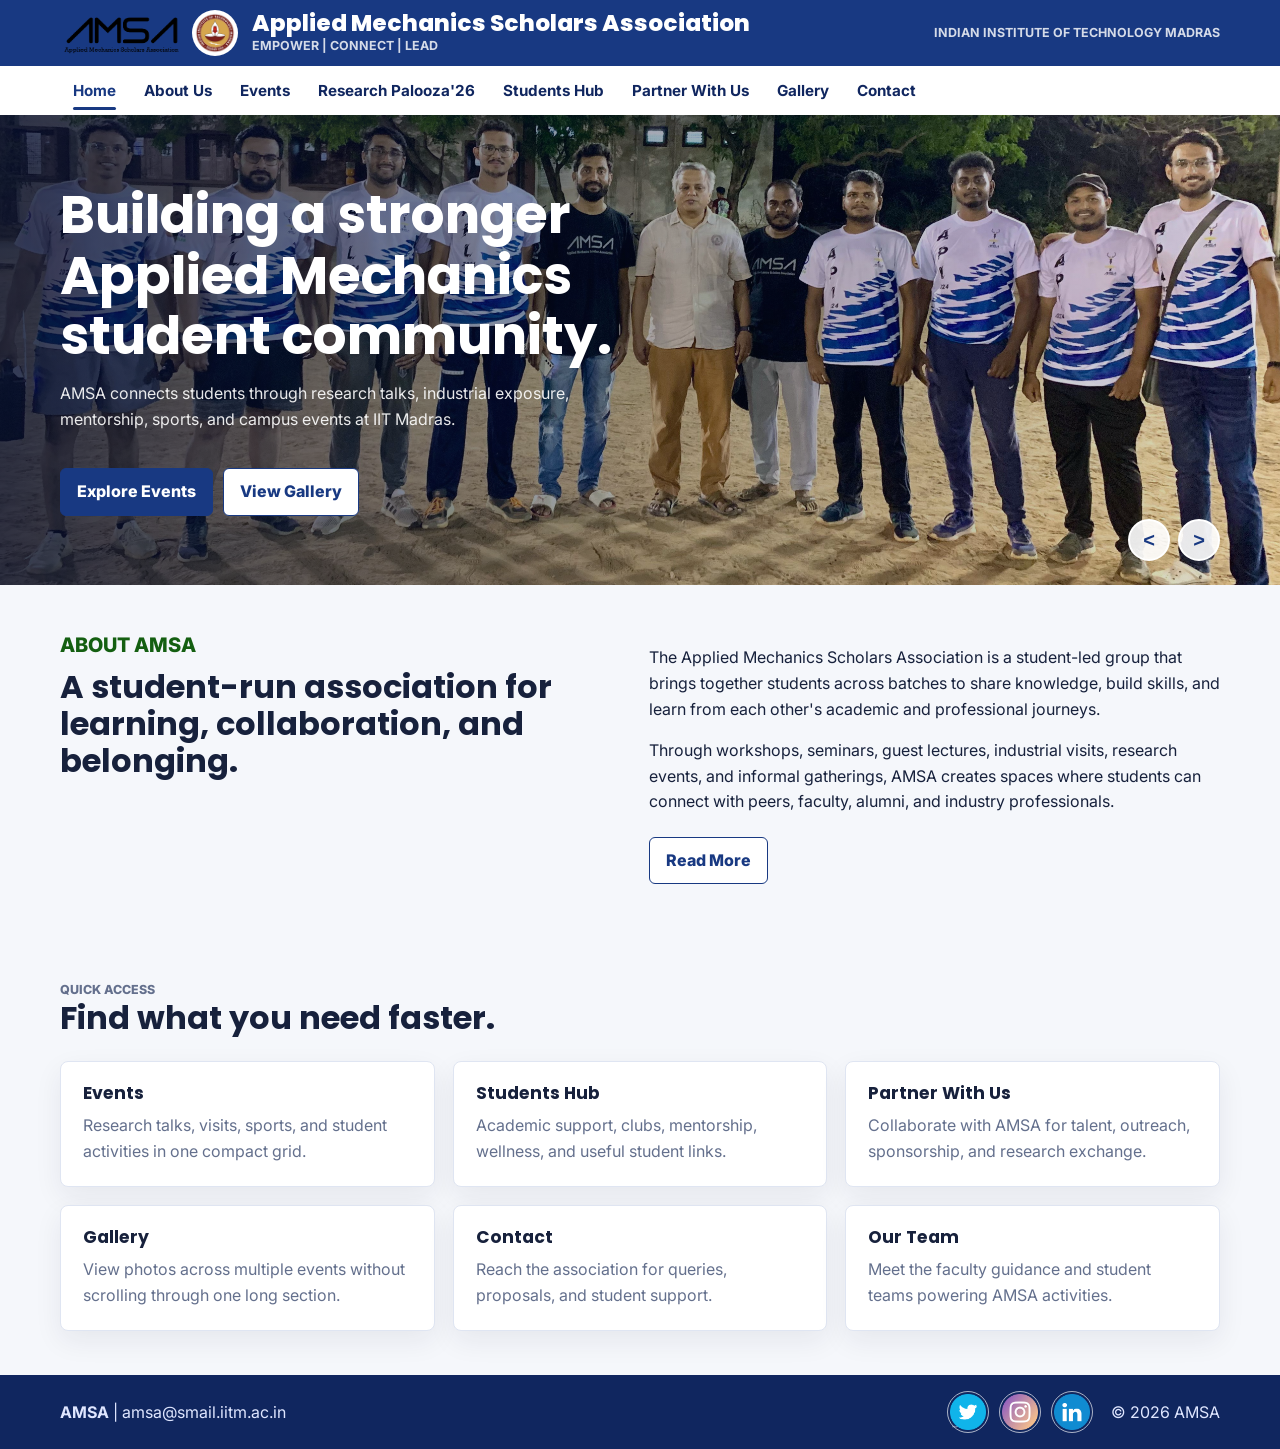
<file: index.html>
<!doctype html>
<html lang="en">
<head>
  <meta charset="utf-8">
  <meta name="viewport" content="width=device-width, initial-scale=1">
  <title>Home | AMSA</title>
  <link rel="preconnect" href="https://fonts.googleapis.com">
  <link rel="preconnect" href="https://fonts.gstatic.com" crossorigin>
  <link href="https://fonts.googleapis.com/css2?family=Poppins:wght@600;700;800&family=Inter:wght@400;500;600;700;800&display=swap" rel="stylesheet">
  <link rel="stylesheet" href="styles.css">
</head>
<body data-page="home">
  <header class="site-header">
    <div class="topbar">
      <div class="topbar-inner">
        <a class="logo-pair" href="index.html" aria-label="AMSA home">
          <img src="images/AMSA_logo.png" alt="AMSA logo">
          <img src="images/iitmlogo.jpeg" alt="IIT Madras logo">
        </a>
        <div>
          <div class="brand-title">Applied Mechanics Scholars Association</div>
          <div class="brand-subtitle">Empower | Connect | Lead</div>
        </div>
        <a class="institute-link" href="https://www.iitm.ac.in/">Indian Institute of Technology Madras</a>
      </div>
    </div>
    <nav class="nav-inner" aria-label="Primary navigation">
      <button class="nav-toggle" type="button" aria-expanded="false" aria-label="Open navigation">Menu</button>
      <ul class="nav-menu">
        <li><a data-page="home" href="index.html">Home</a></li>
        <li><a data-page="about" href="about.html">About Us</a></li>
        <li><a data-page="events" href="events.html">Events</a></li>
        <li><a data-page="RP" href="RP.html">Research Palooza'26</a></li>
        <li><a data-page="students" href="students-hub.html">Students Hub</a></li>
        <li><a data-page="partner" href="partner.html">Partner With Us</a></li>
        <li><a data-page="gallery" href="gallery.html">Gallery</a></li>
        <li><a data-page="contact" href="contact.html">Contact</a></li>
      </ul>
    </nav>
  </header>

  <main>
    <section class="hero-home" aria-label="Featured AMSA activities">
      <div class="slide is-active"><img src="slideshow/carous_APL.jpg" alt="AMSA Premier League"></div>
      <div class="slide"><img src="images/Research Palooza 25/IMG_01.jpg" alt="AMSA Research Palooza"></div>
      <div class="slide"><img src="slideshow/ISRO_CY3_1.jpg" alt="ISRO visit"></div>
      <div class="slide"><img src="images/Industrial_visit_11_08_2023/Img_1.jpg" alt="Ashok Leyland visit"></div>
      <div class="home-copy">
        <!-- <p class="eyebrow">Research Palooza '26</p> -->
        <h1>Building a stronger Applied Mechanics student community.</h1>
        <p>AMSA connects students through research talks, industrial exposure, mentorship, sports, and campus events at IIT Madras.</p>
        <div class="button-row">
          <a class="btn" href="events.html">Explore Events</a>
          <a class="btn secondary" href="gallery.html">View Gallery</a>
        </div>
      </div>
      <div class="slider-controls">
        <button class="icon-btn" type="button" data-slide="prev" aria-label="Previous slide">&lt;</button>
        <button class="icon-btn" type="button" data-slide="next" aria-label="Next slide">&gt;</button>
      </div>
    </section>

    <section class="section">
      <div class="container grid two">
        <div>
          <p class="S1">About AMSA</p>
          <h2>A student-run association for learning, collaboration, and belonging.</h2>
        </div>
        <div>
          <p>The Applied Mechanics Scholars Association is a student-led group that brings together students across batches to share knowledge, build skills, and learn from each other's academic and professional journeys.</p>
          <p>Through workshops, seminars, guest lectures, industrial visits, research events, and informal gatherings, AMSA creates spaces where students can connect with peers, faculty, alumni, and industry professionals.</p>
          <div class="button-row">
            <a class="btn secondary" href="about.html">Read More</a>
          </div>
        </div>
      </div>
    </section>

    <section class="section">
      <div class="container">
        <div class="section-head">
          <div>
            <p class="eyebrow">Quick Access</p>
            <h2>Find what you need faster.</h2>
          </div>
        </div>
        <div class="grid quick-grid">
          <a class="card" href="events.html"><h3>Events</h3><p>Research talks, visits, sports, and student activities in one compact grid.</p></a>
          <a class="card" href="students-hub.html"><h3>Students Hub</h3><p>Academic support, clubs, mentorship, wellness, and useful student links.</p></a>
          <a class="card" href="partner.html"><h3>Partner With Us</h3><p>Collaborate with AMSA for talent, outreach, sponsorship, and research exchange.</p></a>
          <a class="card" href="gallery.html"><h3>Gallery</h3><p>View photos across multiple events without scrolling through one long section.</p></a>
          <a class="card" href="contact.html"><h3>Contact</h3><p>Reach the association for queries, proposals, and student support.</p></a>
          <a class="card" href="about.html"><h3>Our Team</h3><p>Meet the faculty guidance and student teams powering AMSA activities.</p></a>
        </div>
      </div>
    </section>
  </main>

  <footer class="site-footer">
    <div class="container footer-inner">
      <p><strong>AMSA</strong> | amsa@smail.iitm.ac.in</p>
      <div class="footer-socials">
      <a class="social-icon" href="https://x.com/AMSA_IITM" target="_blank" rel="noopener" aria-label="Twitter">
        <img src="icons/twitter4.jpeg" alt="">
      </a>

      <a class="social-icon" href="https://www.instagram.com/amsa_iitm/" target="_blank" rel="noopener" aria-label="Instagram">
        <img src="icons/insta2" alt="">
      </a>

      <a class="social-icon" href="https://in.linkedin.com/company/applied-mechanics-biomedical-engineering" target="_blank" rel="noopener" aria-label="LinkedIn">
        <img src="icons/link2" alt="">
      </a>
      </div>
      <p>&copy; 2026 AMSA</p>
    </div>
  </footer>
  <script src="site.js"></script>
</body>
</html>
</file>
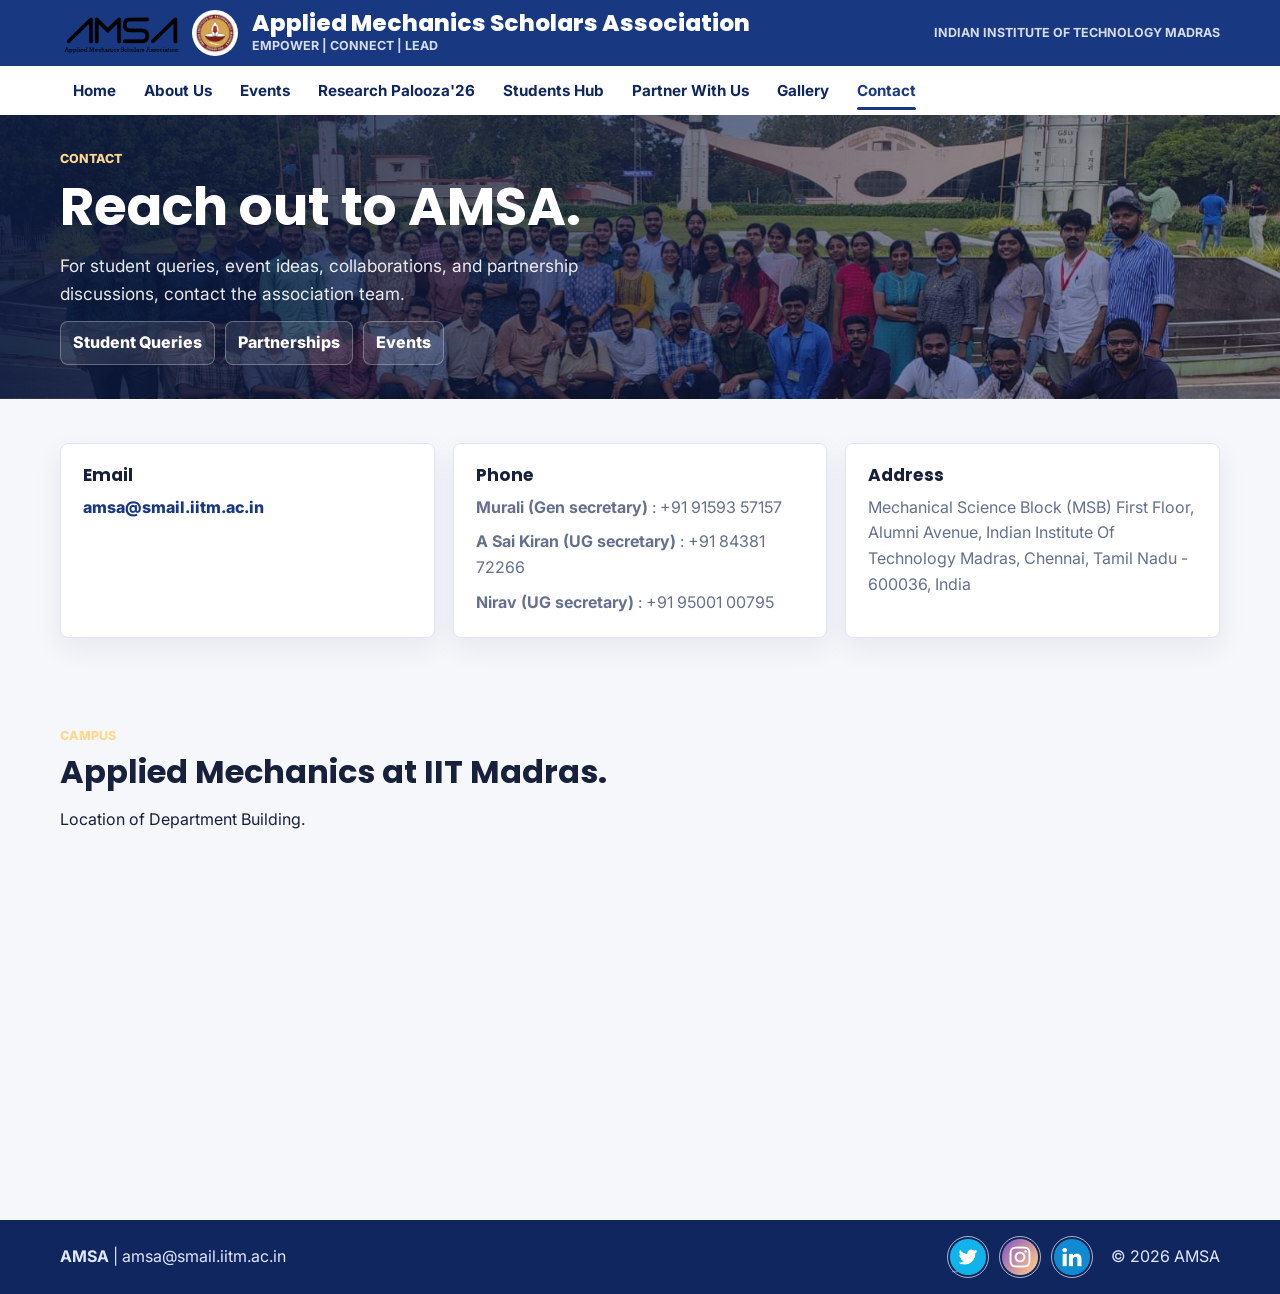
<file: contact.html>
<!doctype html>
<html lang="en">
<head>
  <meta charset="utf-8">
  <meta name="viewport" content="width=device-width, initial-scale=1">
  <title>Contact | AMSA</title>
  <link rel="preconnect" href="https://fonts.googleapis.com">
  <link rel="preconnect" href="https://fonts.gstatic.com" crossorigin>
  <link href="https://fonts.googleapis.com/css2?family=Poppins:wght@600;700;800&family=Inter:wght@400;500;600;700;800&display=swap" rel="stylesheet">
  <link rel="stylesheet" href="styles.css">
</head>
<body data-page="contact">
  <header class="site-header">
    <div class="topbar"><div class="topbar-inner"><a class="logo-pair" href="index.html"><img src="images/AMSA_logo.png" alt="AMSA logo"><img src="images/iitmlogo.jpeg" alt="IIT Madras logo"></a><div><div class="brand-title">Applied Mechanics Scholars Association</div><div class="brand-subtitle">Empower | Connect | Lead</div></div><a class="institute-link" href="https://www.iitm.ac.in/">Indian Institute of Technology Madras</a></div></div>
    <nav class="nav-inner" aria-label="Primary navigation"><button class="nav-toggle" type="button" aria-expanded="false" aria-label="Open navigation">Menu</button><ul class="nav-menu"><li><a data-page="home" href="index.html">Home</a></li><li><a data-page="about" href="about.html">About Us</a></li><li><a data-page="events" href="events.html">Events</a></li><li><a data-page="RP" href="RP.html">Research Palooza'26</a></li><li><a data-page="students" href="students-hub.html">Students Hub</a></li><li><a data-page="partner" href="partner.html">Partner With Us</a></li><li><a data-page="gallery" href="gallery.html">Gallery</a></li><li><a data-page="contact" href="contact.html">Contact</a></li></ul></nav>
  </header>
  <main>
    <section class="banner" style="--banner-image: url(slideshow/ISRO_CY3_1.jpg) ;">
      <div class="container">
        <div><p class="eyebrow">Contact</p><h1>Reach out to AMSA.</h1></div>
        <p class="lead">For student queries, event ideas, collaborations, and partnership discussions, contact the association team.</p>
        <div class="banner-stats"><span class="stat">Student Queries</span><span class="stat">Partnerships</span><span class="stat">Events</span></div>
      </div>
    </section>
    <section class="section">
      <div class="container grid contact-grid">
        <div class="card contact-panel"><h3>Email</h3><p><a href="mailto:amsa@smail.iitm.ac.in">amsa@smail.iitm.ac.in</a></p></div>
        <div class="card contact-panel"><h3>Phone</h3><p><b>Murali (Gen secretary)</b> : +91 91593 57157</p><p><b>A Sai Kiran (UG secretary)</b> : +91 84381 72266</p><p><b>Nirav (UG secretary)</b> : +91 95001 00795</p></div>
        <div class="card contact-panel"><h3>Address</h3><p>Mechanical Science Block (MSB) First Floor, Alumni Avenue, Indian Institute Of Technology Madras, Chennai, Tamil Nadu - 600036, India</p></div>
      </div>
    </section>
    <section class="section">
      <div class="container grid two">
        <div><p class="eyebrow">Campus</p><h2>Applied Mechanics at IIT Madras.</h2><p>Location of Department Building.</p></div>
        <div class="mini-map">
         <iframe src="https://www.google.com/maps/embed?pb=!1m18!1m12!1m3!1d15313729.262075553!2d65.92389502891919!3d20.436281918165243!2m3!1f0!2f0!3f0!3m2!1i1024!2i768!4f13.1!3m3!1m2!1s0x3a52677e5de7aa4d%3A0xc17d2a5cbc4c94b9!2sDepartment%20of%20Applied%20Mechanics%20and%20Biomedical%20Engineering!5e0!3m2!1sen!2sin!4v1782818960813!5m2!1sen!2sin" width="600" height="450" style="border:0;" allowfullscreen="" loading="lazy" referrerpolicy="strict-origin-when-cross-origin"></iframe>
      </div>
      </div>
    </section>
  </main>
  <footer class="site-footer">
    <div class="container footer-inner">
      <p><strong>AMSA</strong> | amsa@smail.iitm.ac.in</p>
      <div class="footer-socials">
      <a class="social-icon" href="https://x.com/AMSA_IITM" target="_blank" rel="noopener" aria-label="Twitter">
        <img src="icons/twitter4.jpeg" alt="">
      </a>

      <a class="social-icon" href="https://www.instagram.com/amsa_iitm/" target="_blank" rel="noopener" aria-label="Instagram">
        <img src="icons/insta2" alt="">
      </a>

      <a class="social-icon" href="https://in.linkedin.com/company/applied-mechanics-biomedical-engineering" target="_blank" rel="noopener" aria-label="LinkedIn">
        <img src="icons/link2" alt="">
      </a>
      </div>
      <p>&copy; 2026 AMSA</p>
    </div>
  </footer>
  <script src="site.js"></script>
</body>
</html>
</file>
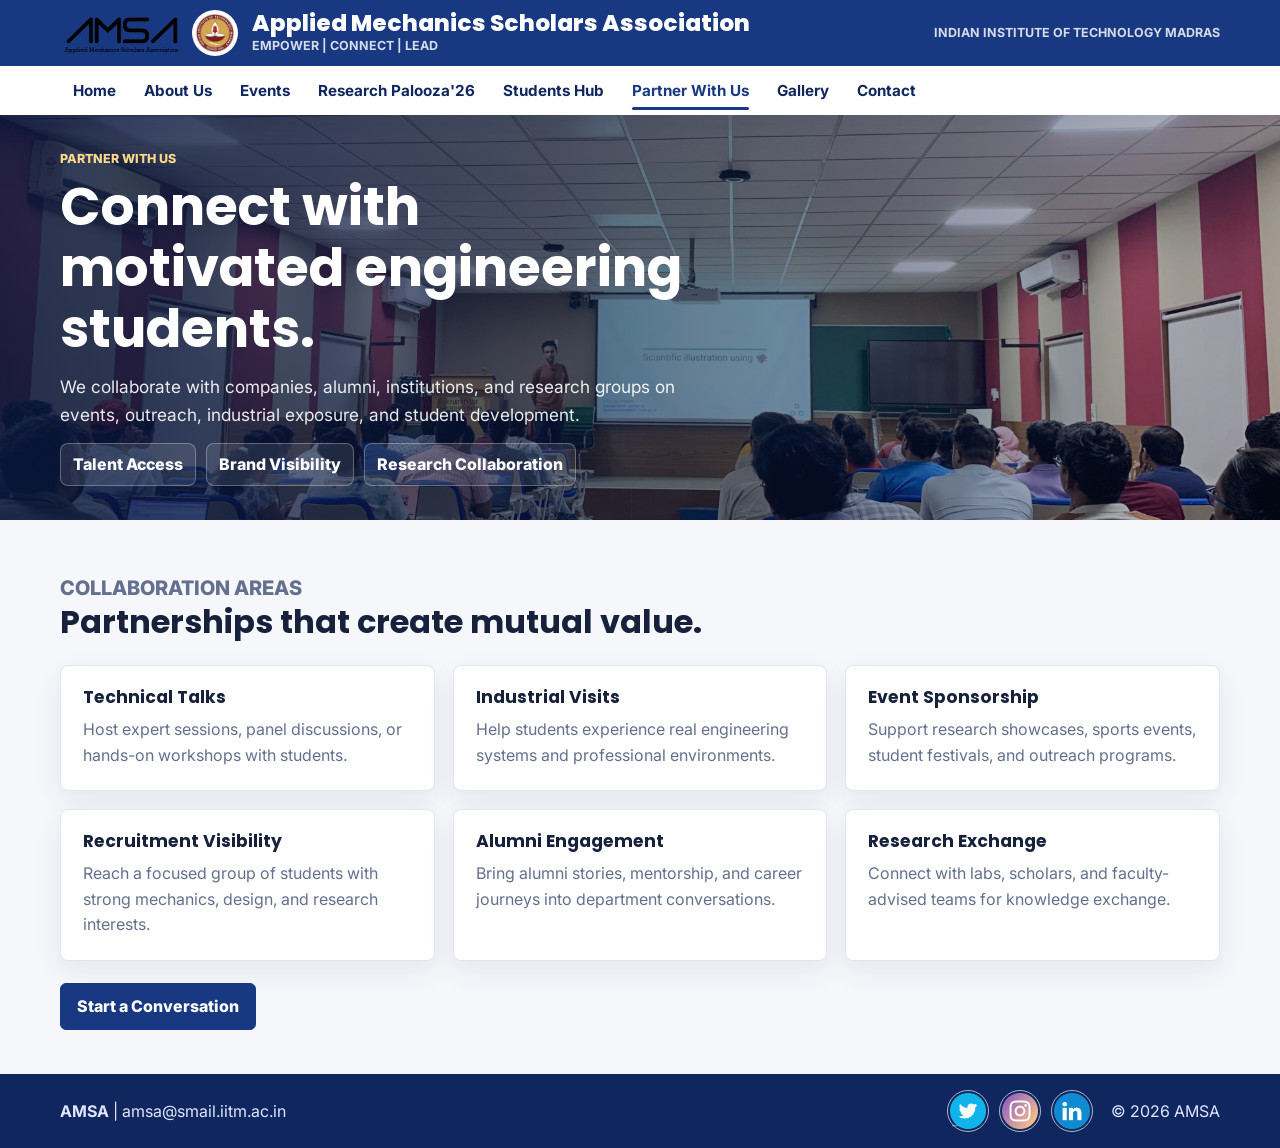
<file: partner.html>
<!doctype html>
<html lang="en">
<head>
  <meta charset="utf-8">
  <meta name="viewport" content="width=device-width, initial-scale=1">
  <title>Partner With Us | AMSA</title>
  <link rel="preconnect" href="https://fonts.googleapis.com">
  <link rel="preconnect" href="https://fonts.gstatic.com" crossorigin>
  <link href="https://fonts.googleapis.com/css2?family=Poppins:wght@600;700;800&family=Inter:wght@400;500;600;700;800&display=swap" rel="stylesheet">
  <link rel="stylesheet" href="styles.css">
</head>
<body data-page="partner">
  <header class="site-header">
    <div class="topbar"><div class="topbar-inner"><a class="logo-pair" href="index.html"><img src="images/AMSA_logo.png" alt="AMSA logo"><img src="images/iitmlogo.jpeg" alt="IIT Madras logo"></a><div><div class="brand-title">Applied Mechanics Scholars Association</div><div class="brand-subtitle">Empower | Connect | Lead</div></div><a class="institute-link" href="https://www.iitm.ac.in/">Indian Institute of Technology Madras</a></div></div>
    <nav class="nav-inner" aria-label="Primary navigation"><button class="nav-toggle" type="button" aria-expanded="false" aria-label="Open navigation">Menu</button><ul class="nav-menu"><li><a data-page="home" href="index.html">Home</a></li><li><a data-page="about" href="about.html">About Us</a></li><li><a data-page="events" href="events.html">Events</a></li><li><a data-page="RP" href="RP.html">Research Palooza'26</a></li><li><a data-page="students" href="students-hub.html">Students Hub</a></li><li><a data-page="partner" href="partner.html">Partner With Us</a></li><li><a data-page="gallery" href="gallery.html">Gallery</a></li><li><a data-page="contact" href="contact.html">Contact</a></li></ul></nav>
  </header>
  <main>
    <section class="banner" style="--banner-image: url('images/AMBE_Workshop/02.jpg');">
      <div class="container">
        <div><p class="eyebrow">Partner With Us</p><h1>Connect with motivated engineering students.</h1></div>
        <p class="lead">We collaborate with companies, alumni, institutions, and research groups on events, outreach, industrial exposure, and student development.</p>
        <div class="banner-stats"><span class="stat">Talent Access</span><span class="stat">Brand Visibility</span><span class="stat">Research Collaboration</span></div>
      </div>
    </section>
    <section class="section">
      <div class="container">
        <div class="section-head"><div><p class="S1">Collaboration Areas</p><h2>Partnerships that create mutual value.</h2></div></div>
        <div class="grid partner-grid">
          <div class="card"><h3>Technical Talks</h3><p>Host expert sessions, panel discussions, or hands-on workshops with students.</p></div>
          <div class="card"><h3>Industrial Visits</h3><p>Help students experience real engineering systems and professional environments.</p></div>
          <div class="card"><h3>Event Sponsorship</h3><p>Support research showcases, sports events, student festivals, and outreach programs.</p></div>
          <div class="card"><h3>Recruitment Visibility</h3><p>Reach a focused group of students with strong mechanics, design, and research interests.</p></div>
          <div class="card"><h3>Alumni Engagement</h3><p>Bring alumni stories, mentorship, and career journeys into department conversations.</p></div>
          <div class="card"><h3>Research Exchange</h3><p>Connect with labs, scholars, and faculty-advised teams for knowledge exchange.</p></div>
        </div>
        <div class="button-row"><a class="btn" href="contact.html">Start a Conversation</a></div>
      </div>
    </section>
  </main>
  <footer class="site-footer">
    <div class="container footer-inner">
      <p><strong>AMSA</strong> | amsa@smail.iitm.ac.in</p>
      <div class="footer-socials">
      <a class="social-icon" href="https://x.com/AMSA_IITM" target="_blank" rel="noopener" aria-label="Twitter">
        <img src="icons/twitter4.jpeg" alt="">
      </a>

      <a class="social-icon" href="https://www.instagram.com/amsa_iitm/" target="_blank" rel="noopener" aria-label="Instagram">
        <img src="icons/insta2" alt="">
      </a>

      <a class="social-icon" href="https://in.linkedin.com/company/applied-mechanics-biomedical-engineering" target="_blank" rel="noopener" aria-label="LinkedIn">
        <img src="icons/link2" alt="">
      </a>
      </div>
      <p>&copy; 2026 AMSA</p>
    </div>
  </footer>
  <script src="site.js"></script>
</body>
</html>
</file>
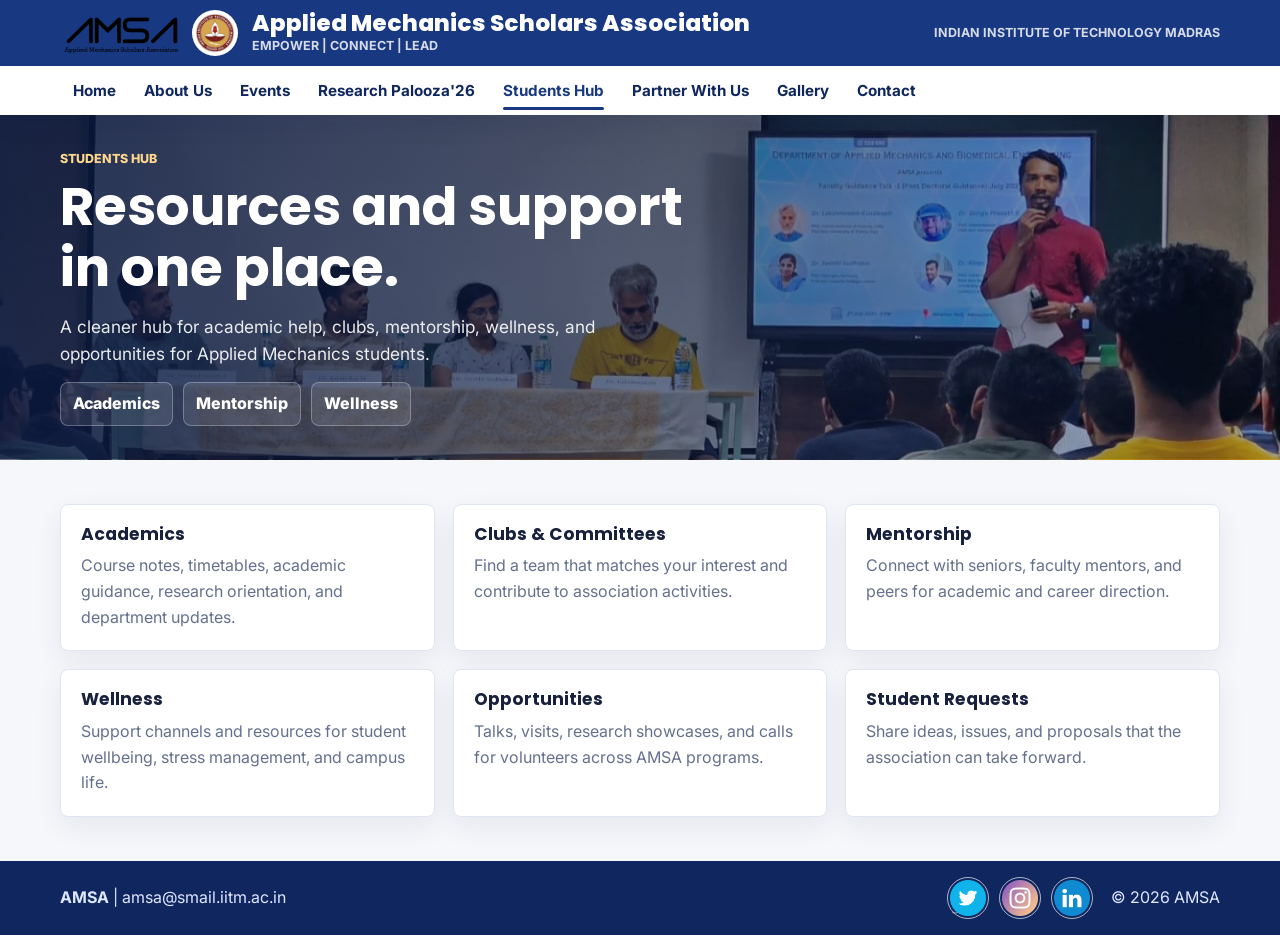
<file: students-hub.html>
<!doctype html>
<html lang="en">
<head>
  <meta charset="utf-8">
  <meta name="viewport" content="width=device-width, initial-scale=1">
  <title>Students Hub | AMSA</title>
  <link rel="preconnect" href="https://fonts.googleapis.com">
  <link rel="preconnect" href="https://fonts.gstatic.com" crossorigin>
  <link href="https://fonts.googleapis.com/css2?family=Poppins:wght@600;700;800&family=Inter:wght@400;500;600;700;800&display=swap" rel="stylesheet">
  <link rel="stylesheet" href="styles.css">
</head>
<body data-page="students">
  <header class="site-header">
    <div class="topbar"><div class="topbar-inner"><a class="logo-pair" href="index.html"><img src="images/AMSA_logo.png" alt="AMSA logo"><img src="images/iitmlogo.jpeg" alt="IIT Madras logo"></a><div><div class="brand-title">Applied Mechanics Scholars Association</div><div class="brand-subtitle">Empower | Connect | Lead</div></div><a class="institute-link" href="https://www.iitm.ac.in/">Indian Institute of Technology Madras</a></div></div>
    <nav class="nav-inner" aria-label="Primary navigation"><button class="nav-toggle" type="button" aria-expanded="false" aria-label="Open navigation">Menu</button><ul class="nav-menu"><li><a data-page="home" href="index.html">Home</a></li><li><a data-page="about" href="about.html">About Us</a></li><li><a data-page="events" href="events.html">Events</a></li><li><a data-page="RP" href="RP.html">Research Palooza'26</a></li><li><a data-page="students" href="students-hub.html">Students Hub</a></li><li><a data-page="partner" href="partner.html">Partner With Us</a></li><li><a data-page="gallery" href="gallery.html">Gallery</a></li><li><a data-page="contact" href="contact.html">Contact</a></li></ul></nav>
  </header>
  <main>
    <section class="banner" style="--banner-image: url('images/Faculty_guidance_talk_27_07_2023/img_4.jpg');">
      <div class="container">
        <div><p class="eyebrow">Students Hub</p><h1>Resources and support in one place.</h1></div>
        <p class="lead">A cleaner hub for academic help, clubs, mentorship, wellness, and opportunities for Applied Mechanics students.</p>
        <div class="banner-stats"><span class="stat">Academics</span><span class="stat">Mentorship</span><span class="stat">Wellness</span></div>
      </div>
    </section>
    <section class="section">
      <div class="container grid resource-grid">
        <div class="resource-card"><h3>Academics</h3><p>Course notes, timetables, academic guidance, research orientation, and department updates.</p></div>
        <div class="resource-card"><h3>Clubs & Committees</h3><p>Find a team that matches your interest and contribute to association activities.</p></div>
        <div class="resource-card"><h3>Mentorship</h3><p>Connect with seniors, faculty mentors, and peers for academic and career direction.</p></div>
        <div class="resource-card"><h3>Wellness</h3><p>Support channels and resources for student wellbeing, stress management, and campus life.</p></div>
        <div class="resource-card"><h3>Opportunities</h3><p>Talks, visits, research showcases, and calls for volunteers across AMSA programs.</p></div>
        <div class="resource-card"><h3>Student Requests</h3><p>Share ideas, issues, and proposals that the association can take forward.</p></div>
      </div>
    </section>
  </main>
  <footer class="site-footer">
    <div class="container footer-inner">
      <p><strong>AMSA</strong> | amsa@smail.iitm.ac.in</p>
      <div class="footer-socials">
      <a class="social-icon" href="https://x.com/AMSA_IITM" target="_blank" rel="noopener" aria-label="Twitter">
        <img src="icons/twitter4.jpeg" alt="">
      </a>

      <a class="social-icon" href="https://www.instagram.com/amsa_iitm/" target="_blank" rel="noopener" aria-label="Instagram">
        <img src="icons/insta2" alt="">
      </a>

      <a class="social-icon" href="https://in.linkedin.com/company/applied-mechanics-biomedical-engineering" target="_blank" rel="noopener" aria-label="LinkedIn">
        <img src="icons/link2" alt="">
      </a>
      </div>
      <p>&copy; 2026 AMSA</p>
    </div>
  </footer>
  <script src="site.js"></script>
</body>
</html>
</file>
<file: styles.css>
:root {
  --ink: #17213c;
  --muted: #64708d;
  --brand: #183982;
  --brand-dark: #10265f;
  --accent: #d99a2b;
  --surface: #ffffff;
  --soft: #f5f7fb;
  --line: #dfe5f2;
  --green: #1f7a63;
  --shadow: 0 18px 50px rgba(23, 33, 60, 0.12);
}

* {
  box-sizing: border-box;
}

body {
  margin: 0;
  color: var(--ink);
  background: var(--soft);
  font-family: Inter, system-ui, -apple-system, BlinkMacSystemFont, "Segoe UI", sans-serif;
  line-height: 1.6;
}

img {
  display: block;
  max-width: 100%;
}

a {
  color: inherit;
  text-decoration: none;
}

.site-header {
  position: sticky;
  top: 0;
  z-index: 20;
  background: var(--surface);
  box-shadow: 0 8px 24px rgba(17, 34, 85, 0.08);
}

.topbar {
  background: var(--brand);
  color: #fff;
}

.topbar-inner,
.nav-inner,
.container {
  width: min(1160px, calc(100% - 32px));
  margin: 0 auto;
}

.topbar-inner {
  display: grid;
  grid-template-columns: auto 1fr auto;
  align-items: center;
  gap: 14px;
  padding: 8px 0;
}

.logo-pair {
  display: flex;
  align-items: center;
  gap: 10px;
}

.logo-pair img {
  width: 46px;
  height: 46px;
  border-radius: 50%;
  object-fit: cover;
  background: #fff;
  border: 2px solid rgba(255, 255, 255, 0.75);
}

.logo-pair img:first-child {
  width: 122px;
  height: 50px;
  border: 0;
  border-radius: 0;
  background: transparent;
  object-fit: contain;
  mix-blend-mode: multiply;
}

.brand-title {
  font-family: Poppins, Inter, sans-serif;
  font-size: clamp(1rem, 2.3vw, 1.45rem);
  font-weight: 800;
  line-height: 1.15;
}

.brand-subtitle,
.institute-link {
  color: rgba(255, 255, 255, 0.82);
  font-size: 0.78rem;
  font-weight: 700;
  text-transform: uppercase;
  letter-spacing: 0;
}

.institute-link {
  justify-self: end;
}

.nav-inner {
  display: flex;
  min-height: 48px;
  align-items: center;
  justify-content: space-between;
}

.nav-menu {
  display: flex;
  flex-wrap: wrap;
  align-items: center;
  gap: 2px;
  margin: 0;
  padding: 0;
  list-style: none;
}

.nav-menu a {
  position: relative;
  display: block;
  padding: 13px 13px 12px;
  color: var(--brand-dark);
  font-size: 0.95rem;
  font-weight: 700;
}

.nav-menu a:hover,
.nav-menu a.active {
  color: var(--brand);
}

.nav-menu a::after {
  position: absolute;
  left: 13px;
  right: 13px;
  bottom: 5px;
  height: 3px;
  border-radius: 999px;
  background: var(--brand);
  content: "";
  transform: scaleX(0);
  transform-origin: center;
  transition: transform 180ms ease;
}

.nav-menu a:hover::after,
.nav-menu a.active::after {
  transform: scaleX(1);
}

.nav-toggle {
  display: none;
  position: relative;
  width: 42px;
  height: 42px;
  border: 1px solid var(--line);
  border-radius: 6px;
  background: #fff;
  color: var(--brand);
  font-size: 0;
  cursor: pointer;
}

.nav-toggle::before,
.nav-toggle::after {
  position: absolute;
  left: 11px;
  width: 18px;
  height: 2px;
  border-radius: 999px;
  background: var(--brand);
  content: "";
  transition: transform 180ms ease, top 180ms ease, box-shadow 180ms ease;
}

.nav-toggle::before {
  top: 13px;
  box-shadow: 0 7px 0 var(--brand);
}

.nav-toggle::after {
  top: 27px;
}

.nav-toggle.is-open::before {
  top: 20px;
  transform: rotate(45deg);
  box-shadow: 0 0 0 transparent;
}

.nav-toggle.is-open::after {
  top: 20px;
  transform: rotate(-45deg);
}

.banner {
  position: relative;
  min-height: 250px;
  overflow: hidden;
  color: #fff;
  background: var(--brand-dark);
}

.banner::before {
  position: absolute;
  inset: 0;
  background: linear-gradient(90deg, rgba(10, 24, 62, 0.88), rgba(10, 24, 62, 0.58), rgba(10, 24, 62, 0.28)), var(--banner-image);
  background-position: center;
  background-size: cover;
  content: "";
}

.banner .container {
  position: relative;
  display: grid;
  min-height: 250px;
  align-content: center;
  gap: 14px;
  padding: 34px 0;
}

.eyebrow {
  margin: 0 0 8px;
  color: #ffd88e;
  font-size: 0.78rem;
  font-weight: 800;
  text-transform: uppercase;
}

h1,
h2,
h3 {
  margin: 0;
  font-family: Poppins, Inter, sans-serif;
  line-height: 1.15;
}

h1 {
  max-width: 640px;
  font-size: clamp(1.9rem, 5vw, 3.3rem);
}

h2 {
  font-size: clamp(1.45rem, 2.5vw, 2.05rem);
}

h3 {
  font-size: 1.08rem;
}

.lead {
  max-width: 620px;
  margin: 0;
  color: rgba(255, 255, 255, 0.9);
  font-size: clamp(0.96rem, 1.7vw, 1.08rem);
}

.banner-stats,
.metric-row {
  display: flex;
  flex-wrap: wrap;
  gap: 10px;
}

.stat,
.metric {
  border: 1px solid rgba(255, 255, 255, 0.28);
  border-radius: 8px;
  padding: 8px 12px;
  background: rgba(255, 255, 255, 0.1);
  font-weight: 800;
}

.section {
  padding: 44px 0;
}

.section-head {
  display: flex;
  align-items: end;
  justify-content: space-between;
  gap: 20px;
  margin-bottom: 24px;
}

.section-head p {
  max-width: 620px;
  margin: 8px 0 0;
  color: var(--muted);
}

.grid {
  display: grid;
  gap: 18px;
}

.grid.two {
  grid-template-columns: repeat(2, minmax(0, 1fr));
}

.grid.three,
.quick-grid,
.event-grid,
.gallery-grid,
.resource-grid,
.partner-grid,
.contact-grid,
.team-grid {
  grid-template-columns: repeat(3, minmax(0, 1fr));
}

.card,
.event-card,
.photo-card,
.resource-card,
.team-card {
  border: 1px solid var(--line);
  border-radius: 8px;
  background: var(--surface);
  box-shadow: 0 10px 28px rgba(23, 33, 60, 0.07);
}

.card {
  padding: 22px;
}

.card p,
.event-card p,
.resource-card p,
.team-card p {
  margin: 9px 0 0;
  color: var(--muted);
}

.button-row {
  display: flex;
  flex-wrap: wrap;
  gap: 10px;
  margin-top: 22px;
}

.btn {
  display: inline-flex;
  align-items: center;
  justify-content: center;
  min-height: 42px;
  border: 1px solid var(--brand);
  border-radius: 6px;
  padding: 10px 16px;
  background: var(--brand);
  color: #fff;
  font-weight: 800;
}

.btn.secondary {
  background: #fff;
  color: var(--brand);
}

.hero-home {
  position: relative;
  min-height: 470px;
  overflow: hidden;
  background: #101d46;
  color: #fff;
}

.slide {
  position: absolute;
  inset: 0;
  opacity: 0;
  transition: opacity 500ms ease;
}

.slide.is-active {
  opacity: 1;
}

.slide img {
  width: 100%;
  height: 100%;
  object-fit: cover;
}

.slide::after {
  position: absolute;
  inset: 0;
  background: linear-gradient(90deg, rgba(5, 15, 46, 0.82), rgba(5, 15, 46, 0.35), rgba(5, 15, 46, 0.12));
  content: "";
}

.home-copy {
  position: relative;
  z-index: 2;
  display: grid;
  min-height: 470px;
  align-content: center;
  gap: 14px;
  width: min(1160px, calc(100% - 32px));
  margin: 0 auto;
  padding: 40px 0;
}

.home-copy p {
  max-width: 560px;
  margin: 0;
  color: rgba(255, 255, 255, 0.9);
  font-size: 1rem;
}

.slider-controls {
  position: absolute;
  right: max(16px, calc((100% - 1160px) / 2));
  bottom: 24px;
  z-index: 3;
  display: flex;
  gap: 8px;
}

.icon-btn,
.filter-btn {
  border: 1px solid var(--line);
  border-radius: 6px;
  background: #fff;
  color: var(--brand);
  cursor: pointer;
  font-weight: 800;
}

.icon-btn {
   width: 42px;
  height: 42px;
  border: 2px solid #ffffff;
  border-radius: 50%;
  background: rgba(255, 255, 255, 0.9);
  color: #183982;
  font-size: 1.25rem;
  font-weight: 900;
  cursor: pointer;
  transition: background 180ms ease, color 180ms ease, box-shadow 180ms ease;
}
.icon-btn:hover,
.icon-btn:active {
  background: #183982;
  color: #ffffff;
  box-shadow: 0 0 0 5px rgba(24, 57, 130, 0.22);
}

.filter-row {
  display: flex;
  flex-wrap: wrap;
  gap: 8px;
  margin-bottom: 20px;
}

.filter-btn {
  padding: 9px 13px;
}

.filter-btn.is-active {
  border-color: var(--brand);
  background: var(--brand);
  color: #fff;
}

.event-card {
  display: grid;
  grid-template-rows: auto 1fr;
  overflow: hidden;
}

.event-card img {
  width: 100%;
  aspect-ratio: 16 / 9;
  object-fit: cover;
}

.event-body {
  display: grid;
  gap: 10px;
  padding: 18px;
}

.date {
  color: var(--green);
  font-size: 0.82rem;
  font-weight: 900;
  text-transform: uppercase;
}

.tag-row {
  display: flex;
  flex-wrap: wrap;
  gap: 6px;
}

.tag {
  border-radius: 999px;
  padding: 4px 9px;
  background: #eef3ff;
  color: var(--brand);
  font-size: 0.78rem;
  font-weight: 800;
}

.gallery-grid {
  align-items: stretch;
}

.photo-card {
  overflow: hidden;
  cursor: pointer;
}

.photo-card img {
  width: 100%;
  aspect-ratio: 4 / 3;
  object-fit: cover;
  transition: transform 240ms ease;
}

.photo-card:hover img {
  transform: scale(1.04);
}

.photo-card figcaption {
  padding: 11px 12px;
  color: var(--muted);
  font-size: 0.9rem;
  font-weight: 700;
}

.resource-card,
.team-card {
  padding: 20px;
}

.team-directory {
  display: grid;
  gap: 36px;
}

.team-section h3 {
  position: relative;
  margin-bottom: 28px;
  color: #071a43;
  font-size: clamp(1.25rem, 2vw, 1.55rem);
}

.team-section h3::after {
  display: block;
  width: 38px;
  height: 3px;
  margin-top: 10px;
  border-radius: 999px;
  background: var(--accent);
  content: "";
}

.member-grid {
  display: grid;
  grid-template-columns: repeat(4, minmax(150px, 1fr));
  gap: 34px 42px;
  justify-items: center;
}

.member-grid.two {
  grid-template-columns: repeat(2, minmax(150px, 220px));
  justify-content: center;
}

.member-grid.one {
  grid-template-columns: minmax(150px, 220px);
  justify-content: center;
}

.member-card {
  display: grid;
  justify-items: center;
  gap: 10px;
  text-align: center;
}

.member-photo {
  width: 184px;
  aspect-ratio: 1;
  border: 5px solid #fff;
  border-radius: 50%;
  object-fit: cover;
  box-shadow: 0 14px 36px rgba(23, 33, 60, 0.12);
  background: #e9edf6;
}

.member-card h4 {
  margin: 6px 0 0;
  color: #061946;
  font-family: Poppins, Inter, sans-serif;
  font-size: 1.05rem;
  line-height: 1.25;
}

.member-card p {
  margin: 0;
  color: #4e5b78;
  font-size: 0.95rem;
}

.contact-panel {
  padding: 22px;
}

.contact-panel a {
  color: var(--brand);
  font-weight: 800;
}

.mini-map {
  min-height: 280px;
  overflow: hidden;
  padding: 0;
}

.mini-map iframe {
  width: 100%;
  min-height: 280px;
  display: block;
  border: 0;
}
.site-footer {
  background: var(--brand-dark);
  color: #dfe6ff;
}

.footer-inner {
  display: grid;
  grid-template-columns: 1fr auto auto;
  align-items: center;
  gap: 18px;
  min-height: 74px;
  padding: 16px 0;
}

.footer-inner p {
  margin: 0;
}

.footer-socials {
  display: flex;
  align-items: center;
  gap: 10px;
}

.social-icon {
  display: grid;
  width: 42px;
  height: 42px;
  place-items: center;
  border: 1px solid rgba(255, 255, 255, 0.65);
  border-radius: 50%;
  transition: background 180ms ease, transform 180ms ease, border-color 180ms ease;
}

.social-icon img {
  width: 36px;
  height: 36px;
  object-fit: contain;
  mix-blend-mode: screen;
  
}

.lightbox {
  position: fixed;
  inset: 0;
  z-index: 40;
  display: none;
  place-items: center;
  padding: 20px;
  background: rgba(7, 14, 35, 0.86);
}

.lightbox.is-open {
  display: grid;
}

.lightbox img {
  max-height: 82vh;
  border-radius: 8px;
  box-shadow: var(--shadow);
}

.lightbox button {
  position: fixed;
  top: 18px;
  right: 18px;
}

@media (max-width: 900px) {
  .topbar-inner {
    grid-template-columns: auto 1fr;
  }

  .institute-link {
    display: none;
  }

  .nav-toggle {
    display: inline-grid;
    place-items: center;
  }

  .nav-menu {
    position: absolute;
    top: 100%;
    left: 0;
    right: 0;
    display: none;
    padding: 8px 16px 14px;
    background: #fff;
    box-shadow: 0 16px 28px rgba(17, 34, 85, 0.14);
  }

  .nav-menu.is-open {
    display: grid;
  }

  .nav-menu a {
    padding: 12px;
  }

  .nav-menu a::after {
    left: 12px;
    right: auto;
    width: 42px;
    bottom: 6px;
  }

  .grid.two,
  .grid.three,
  .quick-grid,
  .event-grid,
  .gallery-grid,
  .resource-grid,
  .partner-grid,
  .contact-grid,
  .team-grid {
    grid-template-columns: repeat(2, minmax(0, 1fr));
  }

  .member-grid,
  .member-grid.two {
    grid-template-columns: repeat(2, minmax(140px, 1fr));
  }

  .section-head,
  .footer-inner {
    align-items: start;
    grid-template-columns: 1fr;
  }
}

@media (max-width: 620px) {
  .topbar-inner,
  .nav-inner,
  .container,
  .home-copy {
    width: min(100% - 22px, 1160px);
  }

  .brand-title {
    font-size: 0.96rem;
  }

  .logo-pair img {
    width: 39px;
    height: 39px;
  }

  .logo-pair img:first-child {
    width: 92px;
    height: 38px;
  }

  .hero-home,
  .home-copy {
    min-height: 430px;
  }

  .banner,
  .banner .container {
    min-height: 230px;
  }

  .section {
    padding: 34px 0;
  }

  .grid.two,
  .grid.three,
  .quick-grid,
  .event-grid,
  .gallery-grid,
  .resource-grid,
  .partner-grid,
  .contact-grid,
  .team-grid {
    grid-template-columns: 1fr;
  }

  .member-grid,
  .member-grid.two,
  .member-grid.one {
    grid-template-columns: 1fr;
  }

  .member-photo {
    width: 170px;
  }
}
@media (max-width: 700px) {
  .mini-map {
    min-height: 220px;
  }

  .mini-map iframe {
    min-height: 220px;
  }
}
@media (max-width: 700px) {
  .footer-inner {
    flex-direction: column;
    justify-content: center;
    text-align: center;
    gap: 12px;
    padding: 20px 0;
  }

  .footer-socials {
    justify-content: center;
  }
}
.S1 {
  color: rgb(20, 95, 17); text-transform: uppercase; font-size: 1.25rem; font-weight: 800;  margin: 0 0 8px;
}
</file>
